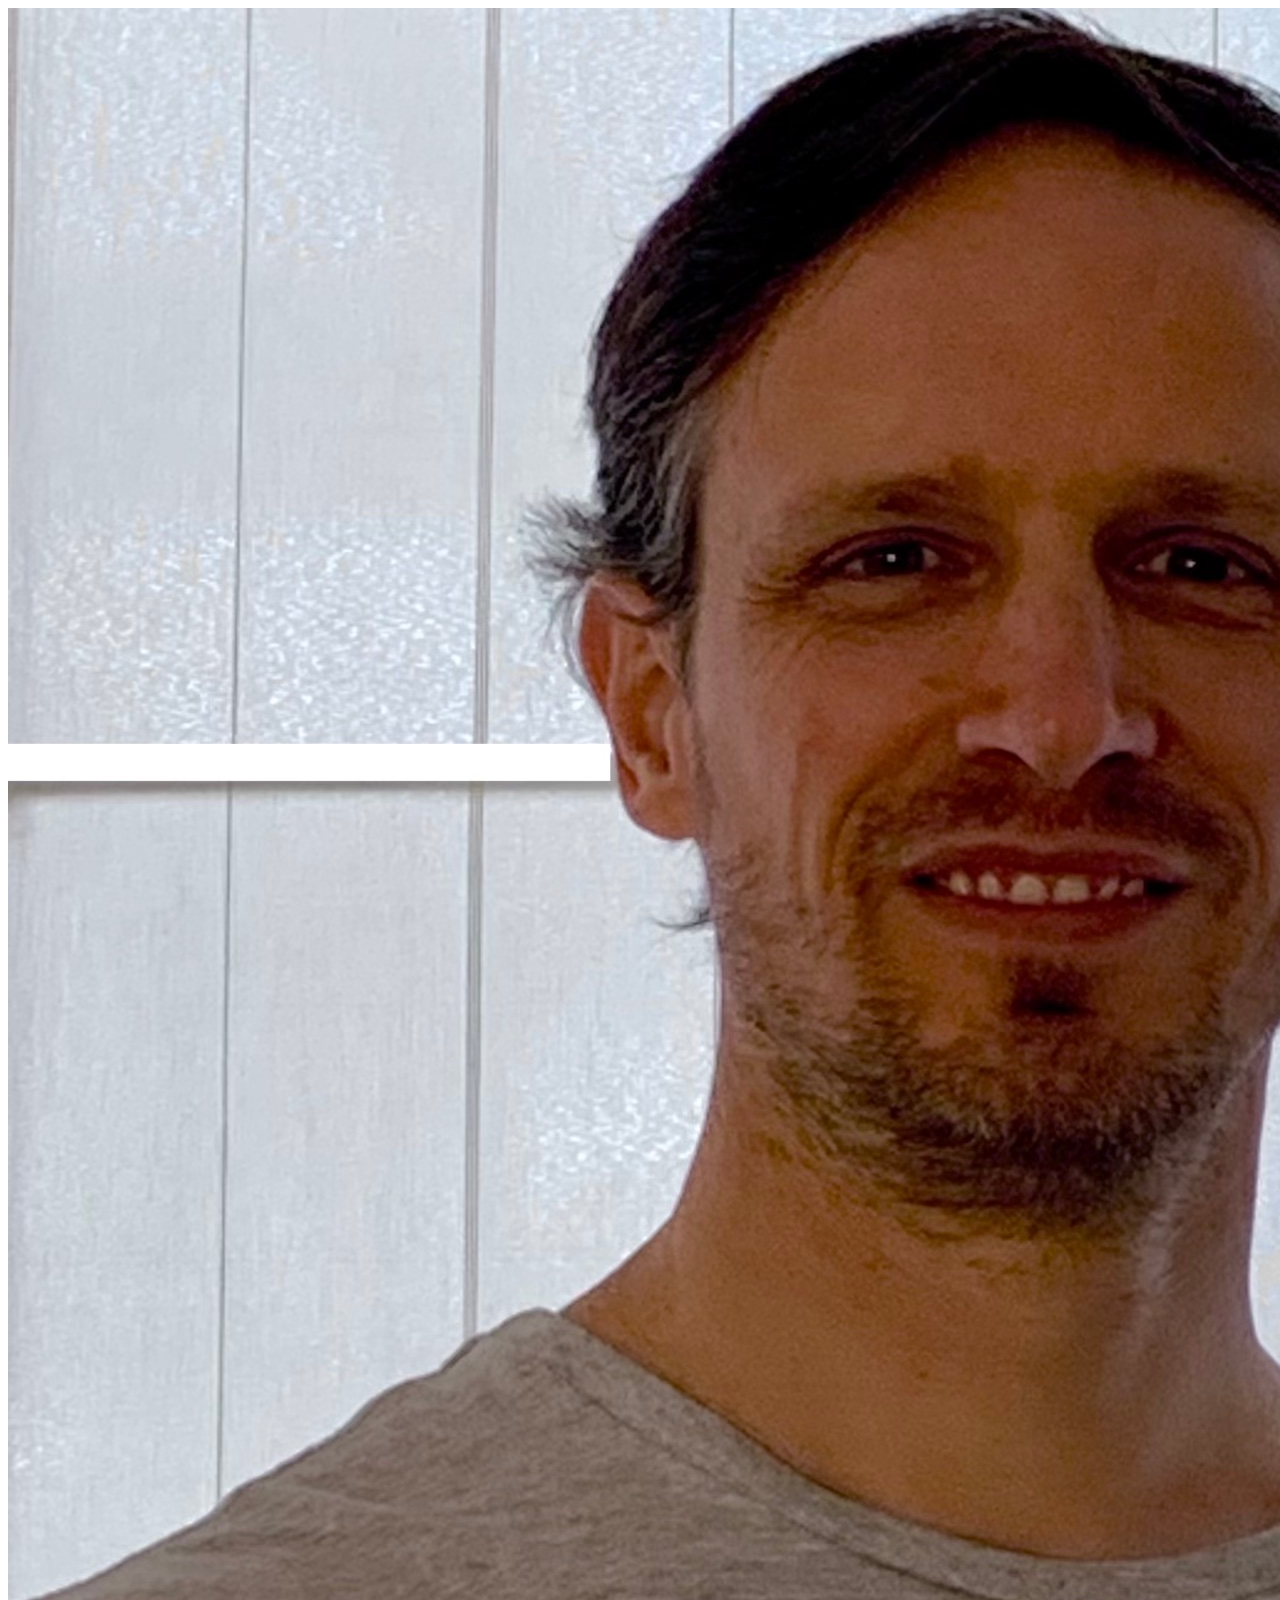
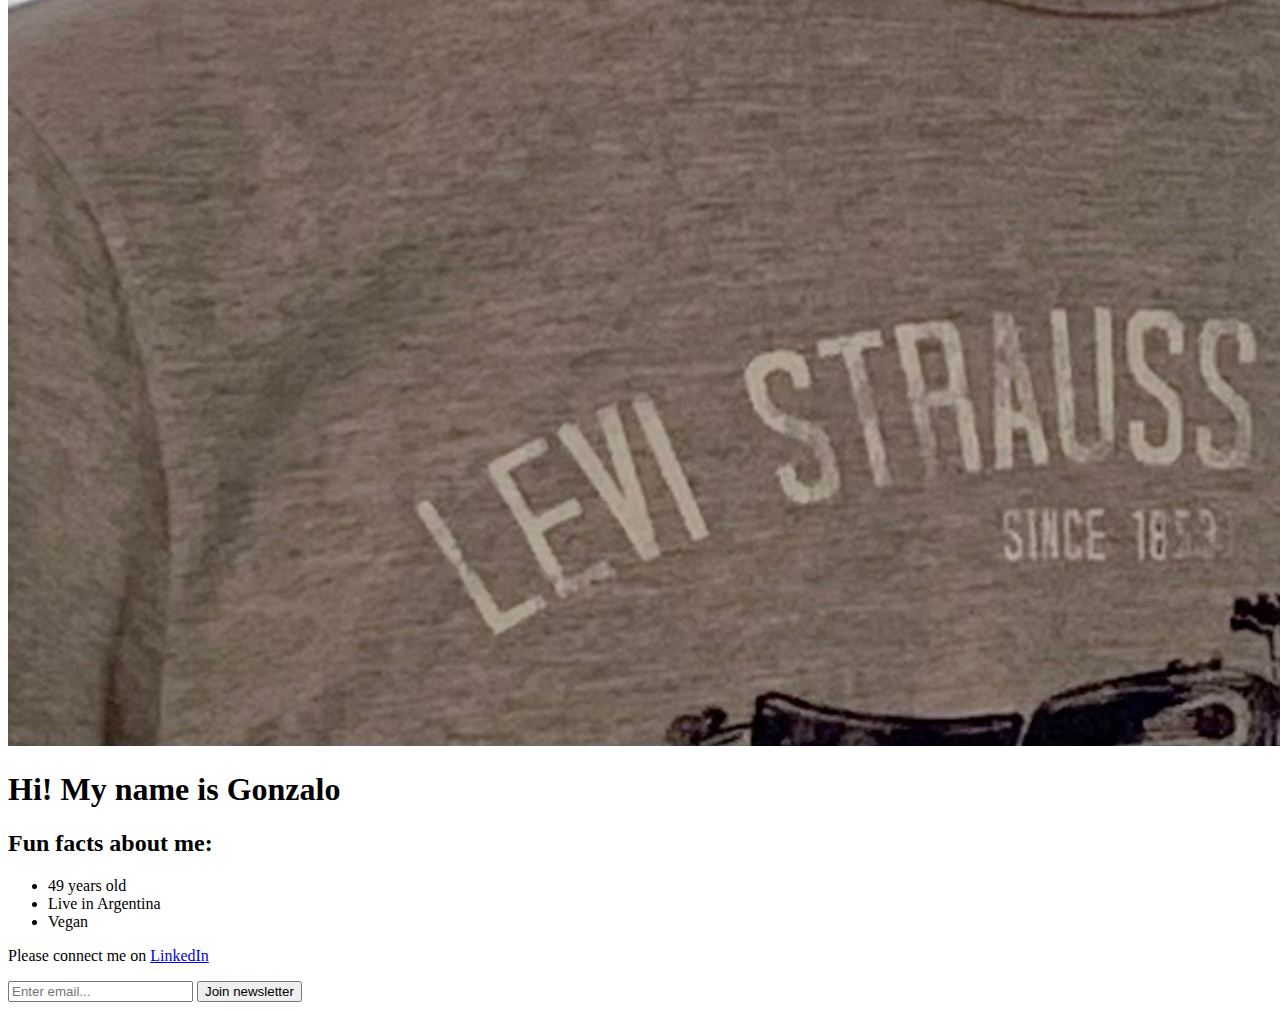
<file: Personal/index.html>
<!DOCTYPE html>
<html>
  <head>
    <title>About me</title>
  </head>
  <body>
    <img src="GonzaloGomez.jpg" alt="photo" />
    <h1>Hi! My name is Gonzalo</h1>
    <h2>Fun facts about me:</h2>
    <ul>
      <li>49 years old</li>
      <li>Live in Argentina</li>
      <li>Vegan</li>
    </ul>
    <p>
      Please connect me on
      <a href="https://www.linkedin.com/in/gonzalogdv/" target="_blank"
        >LinkedIn</a
      >
    </p>
    <input type="text" placeholder="Enter email..." />
    <button>Join newsletter</button>
  </body>
</html>
</file>
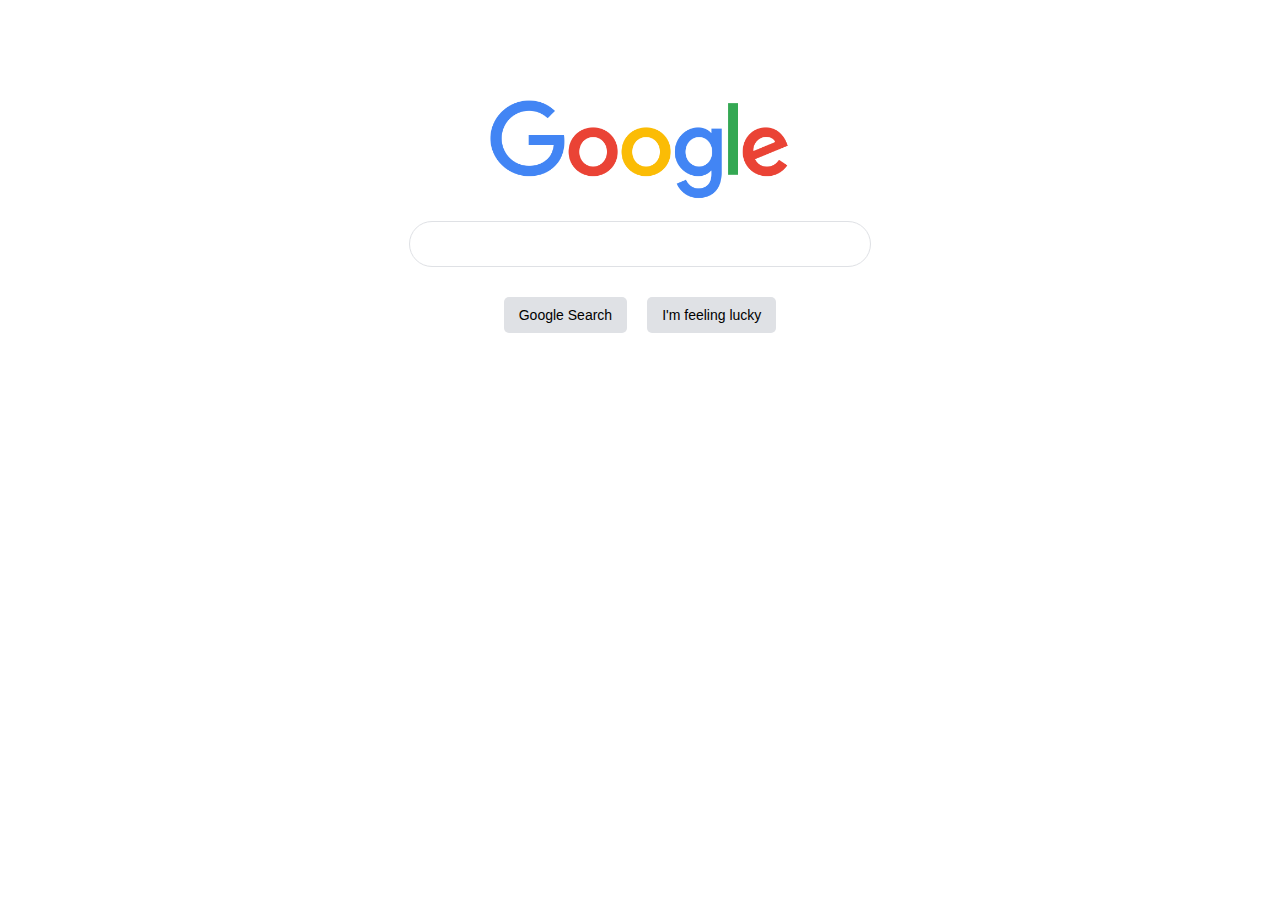
<file: 1. Build and deploy your first website/9. Lets build Google/index.html>
<!DOCTYPE html>
<html lang="en">
  <head>
    <!-- <meta charset="UTF-8" />
    <meta http-equiv="X-UA-Compatible" content="IE=edge" />
    <meta name="viewport" content="width=device-width, initial-scale=1.0" />
    <title>Document</title> -->
    <link rel="stylesheet" href="./styles.css" />
  </head>
  <body>
    <div class="main">
      <img class="logo-img" src="google.png" />
      <input class="word-searched" type="text" />
      <div class="btns">
        <button class="btn">Google Search</button>
        <button class="btn">I'm feeling lucky</button>
      </div>
    </div>
  </body>
</html>
</file>
<file: 1. Build and deploy your first website/9. Lets build Google/styles.css>
.main {
  margin-top: 100px;
}

.logo-img {
  width: 300px;
  display: block;
  margin-left: auto;
  margin-right: auto;
}

.word-searched {
  width: 400px;
  line-height: 24px;
  padding: 10px 30px;
  border-radius: 24px;
  border: 1px solid #dfe1e5;
  display: block;
  margin-left: auto;
  margin-right: auto;
  margin-top: 20px;
}

.btns {
  display: flex;
  justify-content: center;
}

.btn {
  margin: 30px 10px;
  background: #dfe1e5;
  border: none;
  border-radius: 5px;
  font-size: 14px;
  padding: 10px 15px;
}
</file>
